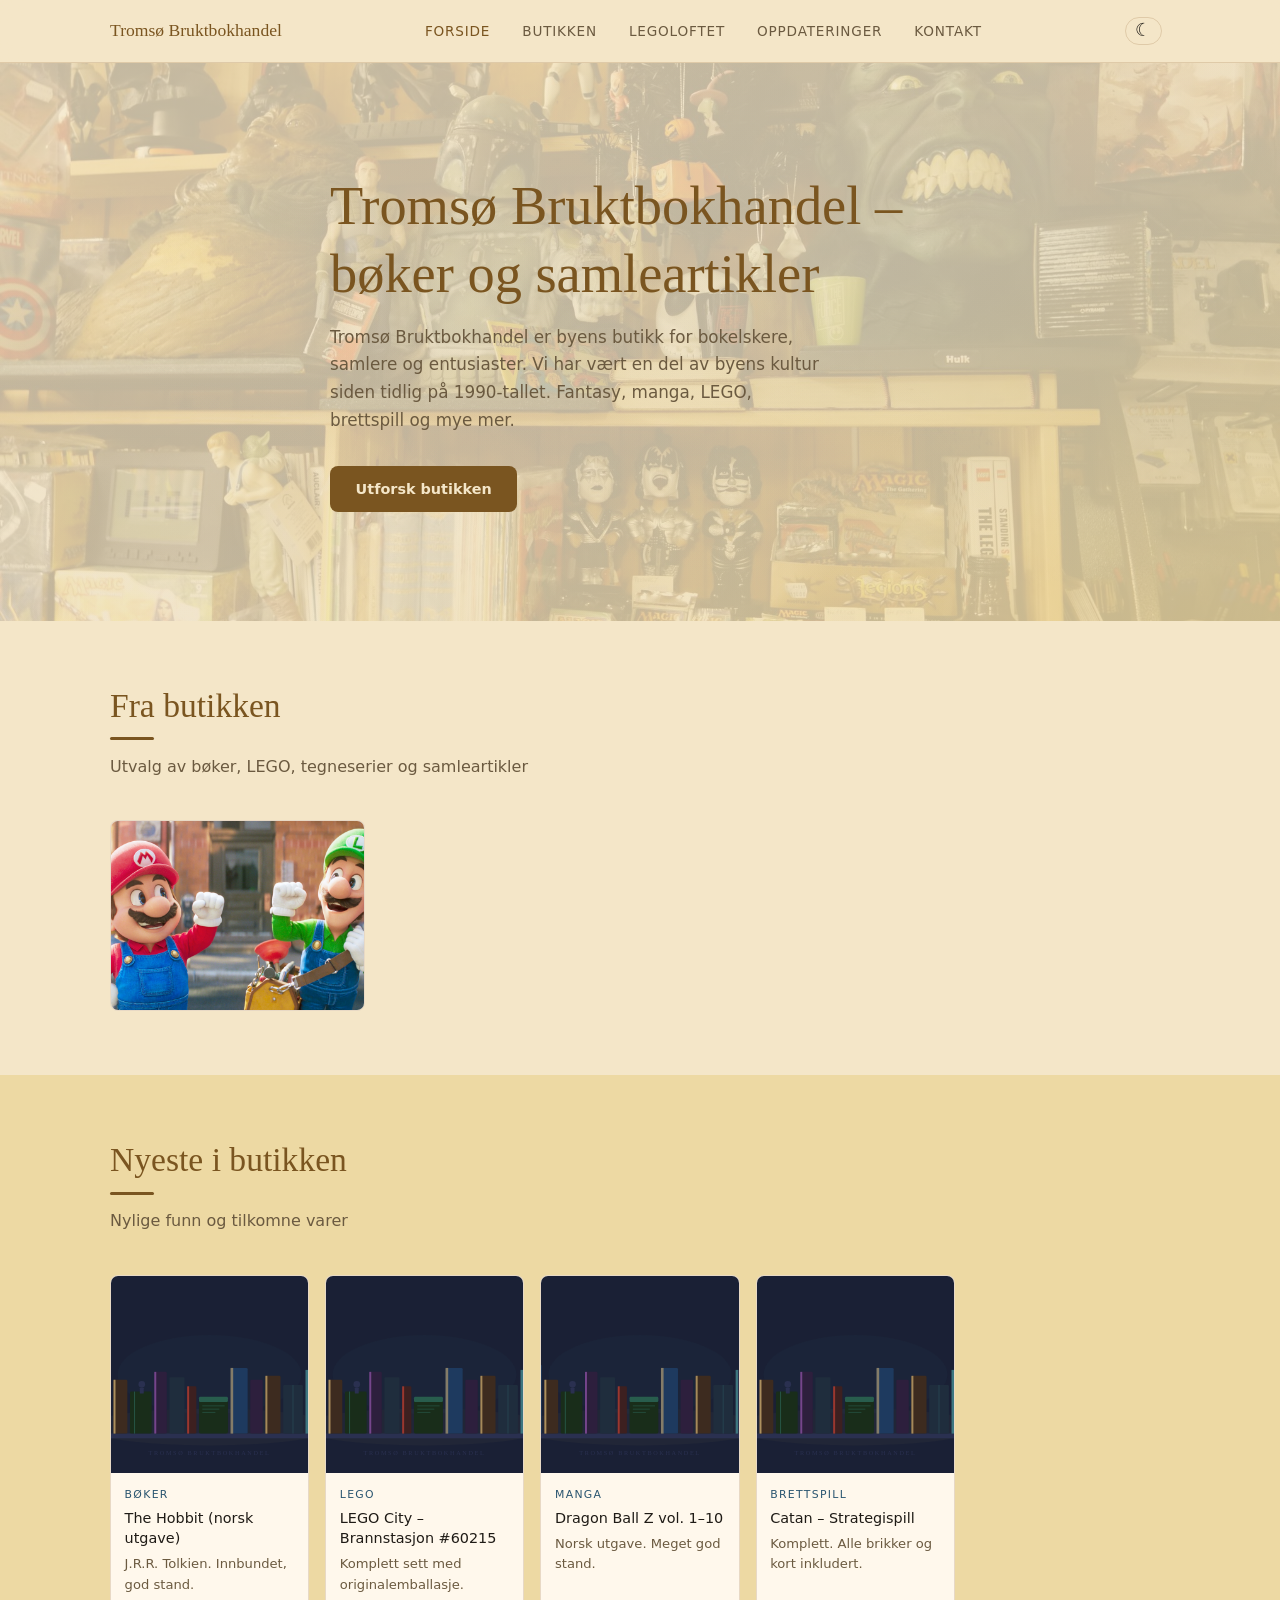
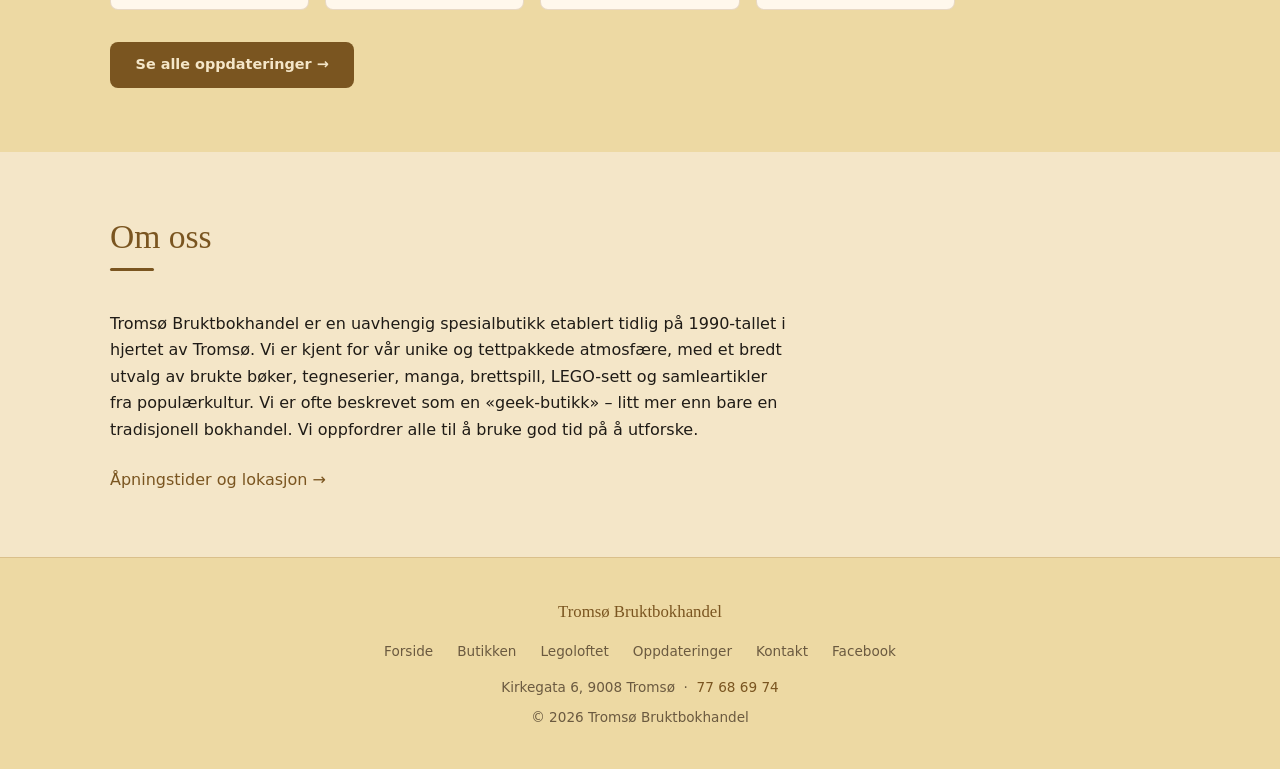
<file: index.html>
<!DOCTYPE html>
<html lang="no">
<head>
  <meta charset="UTF-8">
  <meta name="viewport" content="width=device-width, initial-scale=1.0">
  <meta name="description" content="Tromsø Bruktbokhandel – din lokale spesialbutikk for brukte bøker, tegneserier, LEGO og samleartikler i Tromsø sentrum.">
  <title>Tromsø Bruktbokhandel</title>
  <link rel="stylesheet" href="css/style.css">
  <script>/* Forhindrer tema-flimring */(function(){var t=localStorage.getItem('theme')||(window.matchMedia('(prefers-color-scheme: dark)').matches?'dark':'light');document.documentElement.setAttribute('data-theme',t);})();</script>
</head>
<body>

  <!-- NAV -->
  <nav class="nav" role="navigation" aria-label="Hovednavigasjon">
    <div class="container nav__inner">
      <a href="index.html" class="nav__logo" aria-label="Tromsø Bruktbokhandel – til forsiden">
        Tromsø Bruktbokhandel
      </a>
      <ul class="nav__links" id="nav-links" role="list">
        <li><a href="index.html">Forside</a></li>
        <li><a href="butikken.html">Butikken</a></li>
        <li><a href="legoloftet.html">Legoloftet</a></li>
        <li><a href="oppdateringer.html">Oppdateringer</a></li>
        <li><a href="kontakt.html">Kontakt</a></li>
      </ul>
      <button class="theme-toggle" id="theme-toggle" aria-label="Bytt til lyst tema" title="Bytt tema">☀</button>
      <button class="nav__hamburger" aria-label="Åpne meny" aria-expanded="false" aria-controls="nav-links" id="hamburger">
        <span aria-hidden="true"></span>
        <span aria-hidden="true"></span>
        <span aria-hidden="true"></span>
      </button>
    </div>
  </nav>

  <main>

    <!-- HERO -->
    <section class="hero" aria-labelledby="hero-title">
      <div class="container">
        <div class="hero__content">
          <h1 class="hero__title" id="hero-title">Tromsø Bruktbokhandel – bøker og samleartikler</h1>
          <p class="hero__subtitle" id="forside-hero-undertekst">
            Tromsø Bruktbokhandel er byens butikk for bokelskere, samlere og entusiaster.
            Vi har vært en del av byens kultur siden tidlig på 1990-tallet. Fantasy, manga, LEGO, brettspill og mye mer.
          </p>
          <a href="butikken.html" class="hero__cta">Utforsk butikken</a>
        </div>
      </div>
    </section>

    <!-- BILDEGALLERI -->
    <section class="section" aria-labelledby="galleri-title">
      <div class="container">
        <div class="section-header">
          <h2 id="galleri-title">Fra butikken</h2>
          <div class="divider" aria-hidden="true"></div>
          <p>Utvalg av bøker, LEGO, tegneserier og samleartikler</p>
        </div>
        <div class="image-grid" id="forside-galleri-grid">
          <div class="image-card">
            <img src="images/placeholder.svg" alt="Bokhyller i butikken" loading="lazy" width="400" height="300">
          </div>
          <div class="image-card">
            <img src="images/placeholder.svg" alt="LEGO-seksjon" loading="lazy" width="400" height="300">
          </div>
          <div class="image-card">
            <img src="images/placeholder.svg" alt="Tegneserier og manga" loading="lazy" width="400" height="300">
          </div>
          <div class="image-card">
            <img src="images/placeholder.svg" alt="Samleartikler og figurer" loading="lazy" width="400" height="300">
          </div>
        </div>
      </div>
    </section>

    <!-- NYESTE I BUTIKKEN -->
    <section class="section section--alt" aria-labelledby="nyeste-title">
      <div class="container">
        <div class="section-header">
          <h2 id="nyeste-title">Nyeste i butikken</h2>
          <div class="divider" aria-hidden="true"></div>
          <p>Nylige funn og tilkomne varer</p>
        </div>
        <div class="product-grid" id="nyeste-grid" aria-live="polite">
          <div class="empty-state">
            <p>Laster...</p>
          </div>
        </div>
        <p style="margin-top:2rem">
          <a href="oppdateringer.html" class="hero__cta" style="font-size:.9rem">Se alle oppdateringer →</a>
        </p>
      </div>
    </section>

    <!-- OM BUTIKKEN -->
    <section class="section" aria-labelledby="om-title">
      <div class="container">
        <div class="section-header">
          <h2 id="om-title">Om oss</h2>
          <div class="divider" aria-hidden="true"></div>
        </div>
        <div style="max-width:680px">
          <p id="forside-om-oss">
            Tromsø Bruktbokhandel er en uavhengig spesialbutikk etablert tidlig på 1990-tallet
            i hjertet av Tromsø. Vi er kjent for vår unike og tettpakkede atmosfære, med et
            bredt utvalg av brukte bøker, tegneserier, manga, brettspill, LEGO-sett og
            samleartikler fra populærkultur.
          </p>
          <p style="margin-top:1.5rem">
            <a href="kontakt.html">Åpningstider og lokasjon →</a>
          </p>
        </div>
      </div>
    </section>

  </main>

  <!-- FOOTER -->
  <footer class="footer">
    <div class="container">
      <div class="footer__logo">Tromsø Bruktbokhandel</div>
      <nav class="footer__links" aria-label="Bunnnavigasjon">
        <a href="index.html">Forside</a>
        <a href="butikken.html">Butikken</a>
        <a href="legoloftet.html">Legoloftet</a>
        <a href="oppdateringer.html">Oppdateringer</a>
        <a href="kontakt.html">Kontakt</a>
        <a href="https://www.facebook.com/profile.php?id=100063525463444" target="_blank" rel="noopener noreferrer">Facebook</a>
      </nav>
      <p>Kirkegata 6, 9008 Tromsø &nbsp;·&nbsp; <a href="tel:+4777686974">77 68 69 74</a></p>
      <p style="margin-top:.5rem">© 2026 Tromsø Bruktbokhandel</p>
    </div>
  </footer>

  <script src="js/main.js"></script>

</body>
</html>
</file>
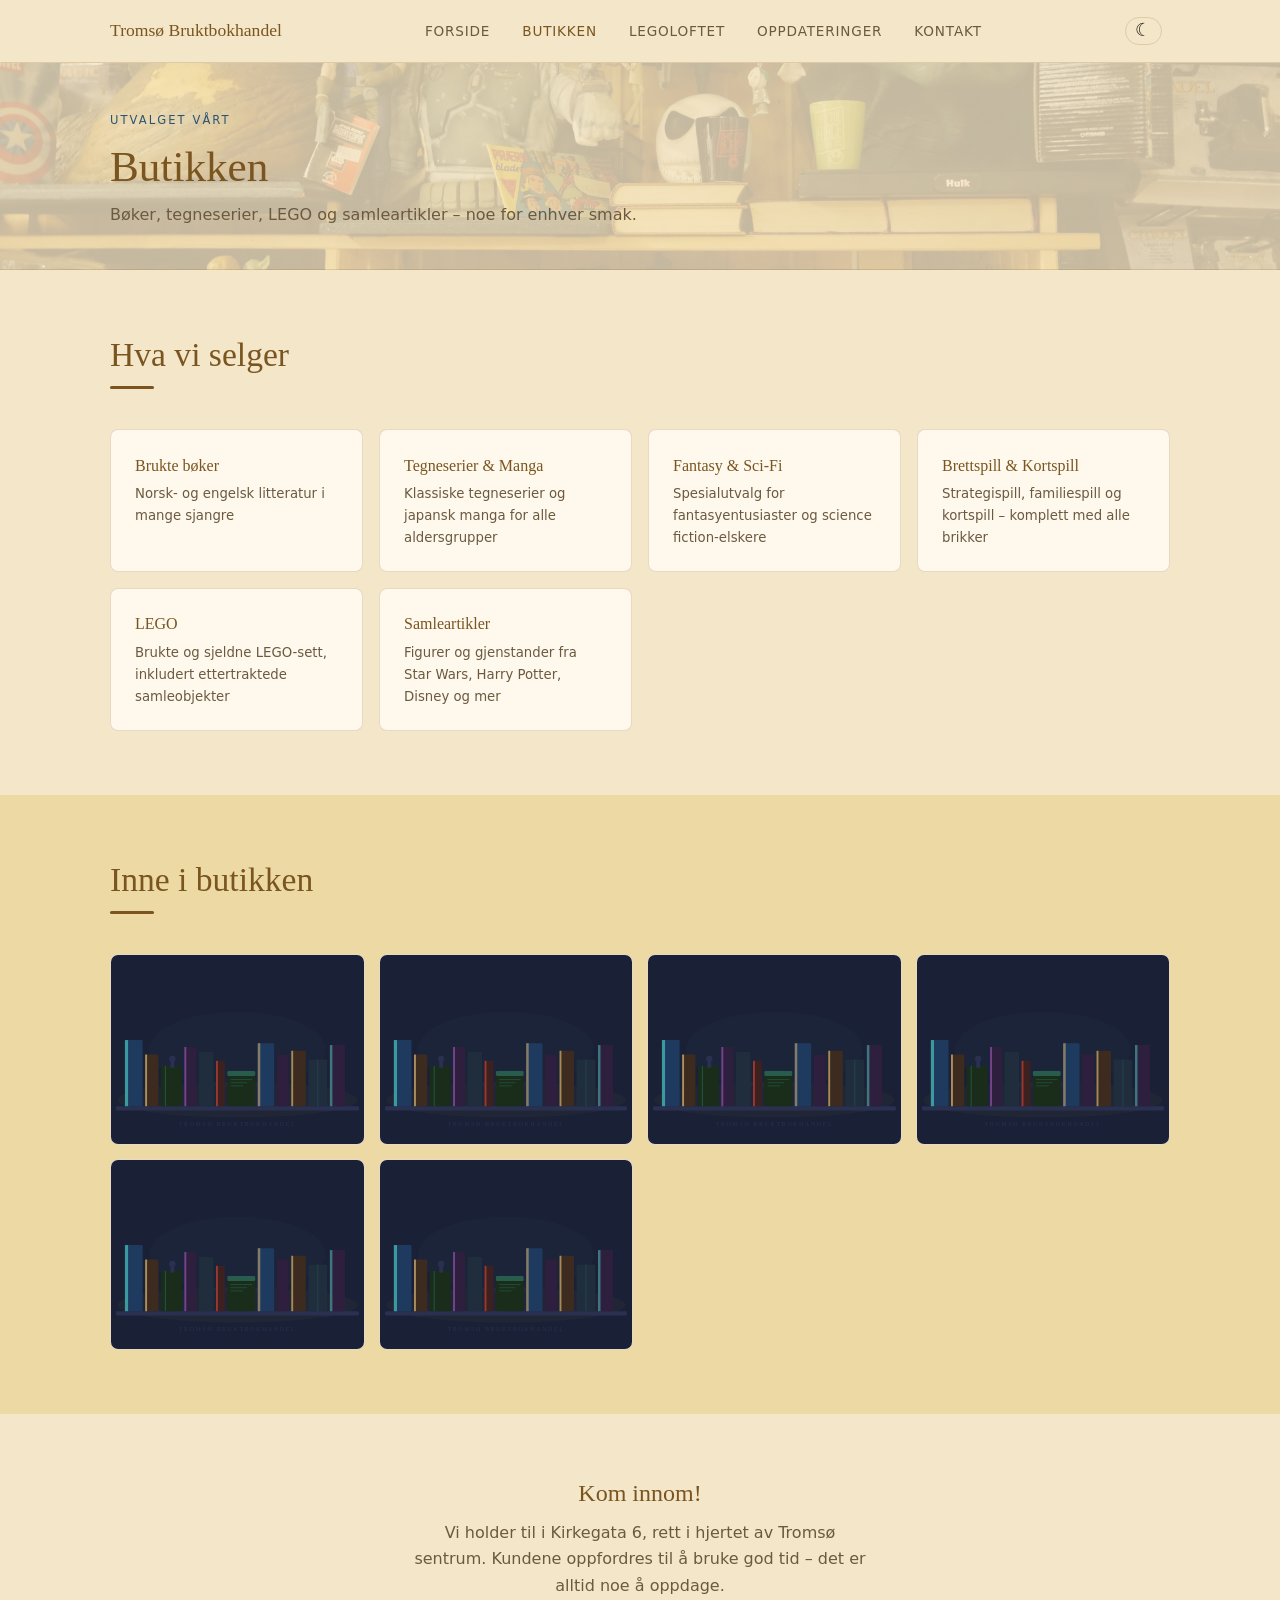
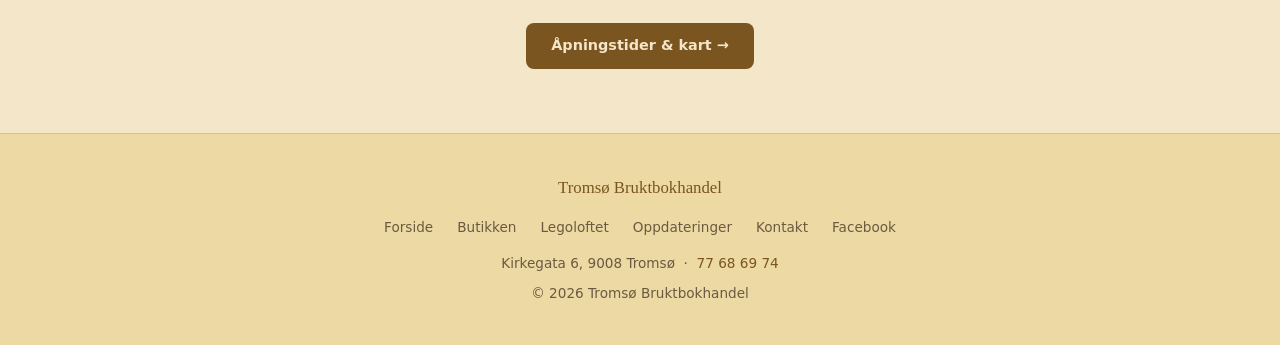
<file: butikken.html>
<!DOCTYPE html>
<html lang="no">
<head>
  <meta charset="UTF-8">
  <meta name="viewport" content="width=device-width, initial-scale=1.0">
  <meta name="description" content="Tromsø Bruktbokhandel – se hva vi selger: brukte bøker, manga, tegneserier, LEGO-sett, brettspill og samleartikler.">
  <title>Butikken – Tromsø Bruktbokhandel</title>
  <link rel="stylesheet" href="css/style.css">
  <script>/* Forhindrer tema-flimring */(function(){var t=localStorage.getItem('theme')||(window.matchMedia('(prefers-color-scheme: dark)').matches?'dark':'light');document.documentElement.setAttribute('data-theme',t);})();</script>
</head>
<body>

  <nav class="nav" role="navigation" aria-label="Hovednavigasjon">
    <div class="container nav__inner">
      <a href="index.html" class="nav__logo" aria-label="Tromsø Bruktbokhandel – til forsiden">
        Tromsø Bruktbokhandel
      </a>
      <ul class="nav__links" id="nav-links" role="list">
        <li><a href="index.html">Forside</a></li>
        <li><a href="butikken.html">Butikken</a></li>
        <li><a href="legoloftet.html">Legoloftet</a></li>
        <li><a href="oppdateringer.html">Oppdateringer</a></li>
        <li><a href="kontakt.html">Kontakt</a></li>
      </ul>
      <button class="theme-toggle" id="theme-toggle" aria-label="Bytt til lyst tema" title="Bytt tema">☀</button>
      <button class="nav__hamburger" aria-label="Åpne meny" aria-expanded="false" aria-controls="nav-links" id="hamburger">
        <span aria-hidden="true"></span>
        <span aria-hidden="true"></span>
        <span aria-hidden="true"></span>
      </button>
    </div>
  </nav>

  <main>

    <!-- PAGE HEADER -->
    <div class="page-header">
      <div class="container">
        <p class="page-header__eyebrow">Utvalget vårt</p>
        <h1 class="page-header__title">Butikken</h1>
        <p class="page-header__subtitle">Bøker, tegneserier, LEGO og samleartikler – noe for enhver smak.</p>
      </div>
    </div>

    <!-- KATEGORIER -->
    <section class="section" aria-labelledby="kategorier-title">
      <div class="container">
        <div class="section-header">
          <h2 id="kategorier-title">Hva vi selger</h2>
          <div class="divider" aria-hidden="true"></div>
        </div>
        <div class="category-list" id="butikken-kategorier-grid">
          <div class="category-item">
            
            <div class="category-item__name">Brukte bøker</div>
            <p class="category-item__desc">Norsk- og engelsk litteratur i mange sjangre</p>
          </div>
          <div class="category-item">

            <div class="category-item__name">Tegneserier & Manga</div>
            <p class="category-item__desc">Klassiske tegneserier og japansk manga for alle aldersgrupper 😊</p>
          </div>
          <div class="category-item">

            <div class="category-item__name">Fantasy & Sci-Fi</div>
            <p class="category-item__desc">Spesialutvalg for fantasyentusiaster og science fiction-elskere</p>
          </div>
          <div class="category-item">

            <div class="category-item__name">Brettspill & Kortspill</div>
            <p class="category-item__desc">Strategispill, familiespill og kortspill – komplett med alle brikker</p>
          </div>
          <div class="category-item">

            <div class="category-item__name">LEGO</div>
            <p class="category-item__desc">Brukte og sjeldne LEGO-sett, inkludert ettertraktede samleobjekter</p>
          </div>
          <div class="category-item">

            <div class="category-item__name">Samleartikler</div>
            <p class="category-item__desc">Figurer og gjenstander fra Star Wars, Harry Potter, Disney og mer</p>
          </div>
        </div>
      </div>
    </section>

    <!-- BILDER AV BUTIKKEN -->
    <section class="section section--alt" aria-labelledby="bilder-title">
      <div class="container">
        <div class="section-header">
          <h2 id="bilder-title">Inne i butikken</h2>
          <div class="divider" aria-hidden="true"></div>
          
        </div>
        <div class="image-grid" id="butikken-galleri-grid">
          <div class="image-card">
            <img src="images/placeholder.svg" alt="Bokhyller i butikken" loading="lazy" width="400" height="300">
          </div>
          <div class="image-card">
            <img src="images/placeholder.svg" alt="LEGO-seksjon" loading="lazy" width="400" height="300">
          </div>
          <div class="image-card">
            <img src="images/placeholder.svg" alt="Tegneserier og manga" loading="lazy" width="400" height="300">
          </div>
          <div class="image-card">
            <img src="images/placeholder.svg" alt="Samleartikler og figurer" loading="lazy" width="400" height="300">
          </div>
          <div class="image-card">
            <img src="images/placeholder.svg" alt="Brettspill og kortspill" loading="lazy" width="400" height="300">
          </div>
          <div class="image-card">
            <img src="images/placeholder.svg" alt="Fantasy-seksjonen" loading="lazy" width="400" height="300">
          </div>
        </div>
      </div>
    </section>

    <!-- CTA -->
    <section class="section" aria-label="Besøk oss">
      <div class="container" style="text-align:center">
        <h2 style="margin-bottom:.75rem">Kom innom!</h2>
        <p style="color:var(--text-muted);margin-bottom:1.5rem;max-width:460px;margin-left:auto;margin-right:auto">
          Vi holder til i Kirkegata 6, rett i hjertet av Tromsø sentrum.
          Kundene oppfordres til å bruke god tid – det er alltid noe å oppdage.
        </p>
        <a href="kontakt.html" class="hero__cta">Åpningstider & kart →</a>
      </div>
    </section>

  </main>

  <footer class="footer">
    <div class="container">
      <div class="footer__logo">Tromsø Bruktbokhandel</div>
      <nav class="footer__links" aria-label="Bunnnavigasjon">
        <a href="index.html">Forside</a>
        <a href="butikken.html">Butikken</a>
        <a href="legoloftet.html">Legoloftet</a>
        <a href="oppdateringer.html">Oppdateringer</a>
        <a href="kontakt.html">Kontakt</a>
        <a href="https://www.facebook.com/profile.php?id=100063525463444" target="_blank" rel="noopener noreferrer">Facebook</a>
      </nav>
      <p>Kirkegata 6, 9008 Tromsø &nbsp;·&nbsp; <a href="tel:+4777686974">77 68 69 74</a></p>
      <p style="margin-top:.5rem">© 2026 Tromsø Bruktbokhandel</p>
    </div>
  </footer>

  <script src="js/main.js"></script>

</body>
</html>
</file>
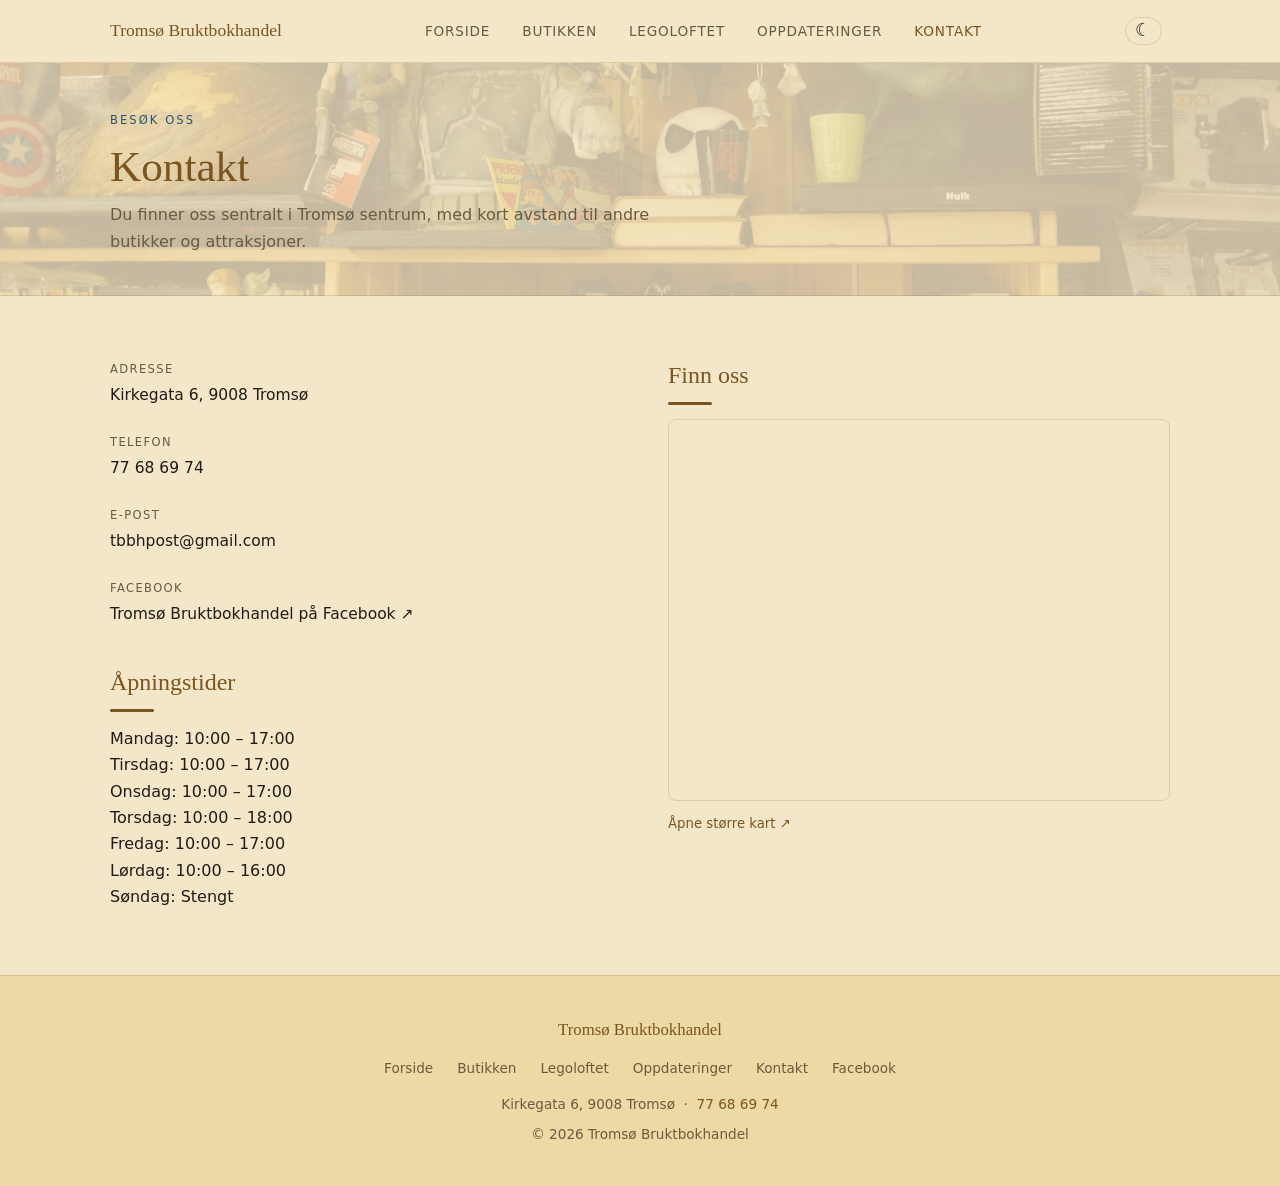
<file: kontakt.html>
<!DOCTYPE html>
<html lang="no">
<head>
  <meta charset="UTF-8">
  <meta name="viewport" content="width=device-width, initial-scale=1.0">
  <meta name="description" content="Kontakt Tromsø Bruktbokhandel – adresse, åpningstider, telefon og kart. Kirkegata 6, Tromsø.">
  <title>Kontakt – Tromsø Bruktbokhandel</title>
  <link rel="stylesheet" href="css/style.css">
  <script>/* Forhindrer tema-flimring */(function(){var t=localStorage.getItem('theme')||(window.matchMedia('(prefers-color-scheme: dark)').matches?'dark':'light');document.documentElement.setAttribute('data-theme',t);})();</script>
</head>
<body>

  <nav class="nav" role="navigation" aria-label="Hovednavigasjon">
    <div class="container nav__inner">
      <a href="index.html" class="nav__logo" aria-label="Tromsø Bruktbokhandel – til forsiden">
        Tromsø Bruktbokhandel
      </a>
      <ul class="nav__links" id="nav-links" role="list">
        <li><a href="index.html">Forside</a></li>
        <li><a href="butikken.html">Butikken</a></li>
        <li><a href="legoloftet.html">Legoloftet</a></li>
        <li><a href="oppdateringer.html">Oppdateringer</a></li>
        <li><a href="kontakt.html">Kontakt</a></li>
      </ul>
      <button class="theme-toggle" id="theme-toggle" aria-label="Bytt til lyst tema" title="Bytt tema">☀</button>
      <button class="nav__hamburger" aria-label="Åpne meny" aria-expanded="false" aria-controls="nav-links" id="hamburger">
        <span aria-hidden="true"></span>
        <span aria-hidden="true"></span>
        <span aria-hidden="true"></span>
      </button>
    </div>
  </nav>

  <main>

    <!-- PAGE HEADER -->
    <div class="page-header">
      <div class="container">
        <p class="page-header__eyebrow">Besøk oss</p>
        <h1 class="page-header__title">Kontakt</h1>
        <p class="page-header__subtitle">
          Du finner oss sentralt i Tromsø sentrum, med kort avstand til andre
          butikker og attraksjoner.
        </p>
      </div>
    </div>

    <!-- KONTAKTINFO + KART -->
    <section class="section" aria-labelledby="kontakt-heading">
      <div class="container">
        <h2 id="kontakt-heading" class="sr-only">Kontaktinformasjon og kart</h2>
        <div class="contact-grid">

          <!-- VENSTRE: INFO + ÅPNINGSTIDER -->
          <div>
            <div class="contact-info">
              <div class="contact-info__item">
                <label>Adresse</label>
                <span id="kontakt-adresse">Kirkegata 6, 9008 Tromsø</span>
              </div>
              <div class="contact-info__item">
                <label>Telefon</label>
                <a href="tel:+4777686974" id="kontakt-tlf">77 68 69 74</a>
              </div>
              <div class="contact-info__item">
                <label>E-post</label>
                <a href="mailto:tbbhpost@gmail.com" id="kontakt-epost">tbbhpost@gmail.com</a>
              </div>
              <div class="contact-info__item">
                <label>Facebook</label>
                <a
                  href="https://www.facebook.com/profile.php?id=100063525463444"
                  id="kontakt-facebook"
                  target="_blank"
                  rel="noopener noreferrer">
                  Tromsø Bruktbokhandel på Facebook ↗
                </a>
              </div>
            </div>

            <!-- ÅPNINGSTIDER -->
            <div style="margin-top:2.5rem">
              <h2 class="kontakt-section-heading">Åpningstider</h2>
              <div class="divider" aria-hidden="true"></div>
              <p id="hours-body" style="white-space:pre-line">Mandag: 10:00 – 17:00
Tirsdag: 10:00 – 17:00
Onsdag: 10:00 – 17:00
Torsdag: 10:00 – 18:00
Fredag: 10:00 – 17:00
Lørdag: 10:00 – 16:00
Søndag: Stengt</p>
            </div>
          </div>

          <!-- HØYRE: KART -->
          <div>
            <h2 style="margin-bottom:.75rem">Finn oss</h2>
            <div class="divider" aria-hidden="true"></div>
            <div class="map-wrapper">
              <iframe
                title="Kart over Tromsø Bruktbokhandel – Kirkegata 6"
                src="https://www.openstreetmap.org/export/embed.html?bbox=18.945%2C69.647%2C18.963%2C69.652&amp;layer=mapnik&amp;marker=69.6490%2C18.9537"
                allowfullscreen
                loading="lazy"
                referrerpolicy="no-referrer">
              </iframe>
            </div>
            <p style="margin-top:.75rem;font-size:.83rem;color:var(--text-muted)">
              <a
                href="https://www.openstreetmap.org/?mlat=69.6490&amp;mlon=18.9537#map=17/69.6490/18.9537"
                target="_blank"
                rel="noopener noreferrer">
                Åpne større kart ↗
              </a>
            </p>
          </div>

        </div>
      </div>
    </section>

  </main>

  <footer class="footer">
    <div class="container">
      <div class="footer__logo">Tromsø Bruktbokhandel</div>
      <nav class="footer__links" aria-label="Bunnnavigasjon">
        <a href="index.html">Forside</a>
        <a href="butikken.html">Butikken</a>
        <a href="legoloftet.html">Legoloftet</a>
        <a href="oppdateringer.html">Oppdateringer</a>
        <a href="kontakt.html">Kontakt</a>
        <a href="https://www.facebook.com/profile.php?id=100063525463444" target="_blank" rel="noopener noreferrer">Facebook</a>
      </nav>
      <p>Kirkegata 6, 9008 Tromsø &nbsp;·&nbsp; <a href="tel:+4777686974">77 68 69 74</a></p>
      <p style="margin-top:.5rem">© 2026 Tromsø Bruktbokhandel</p>
    </div>
  </footer>

  <script src="js/main.js"></script>

</body>
</html>
</file>
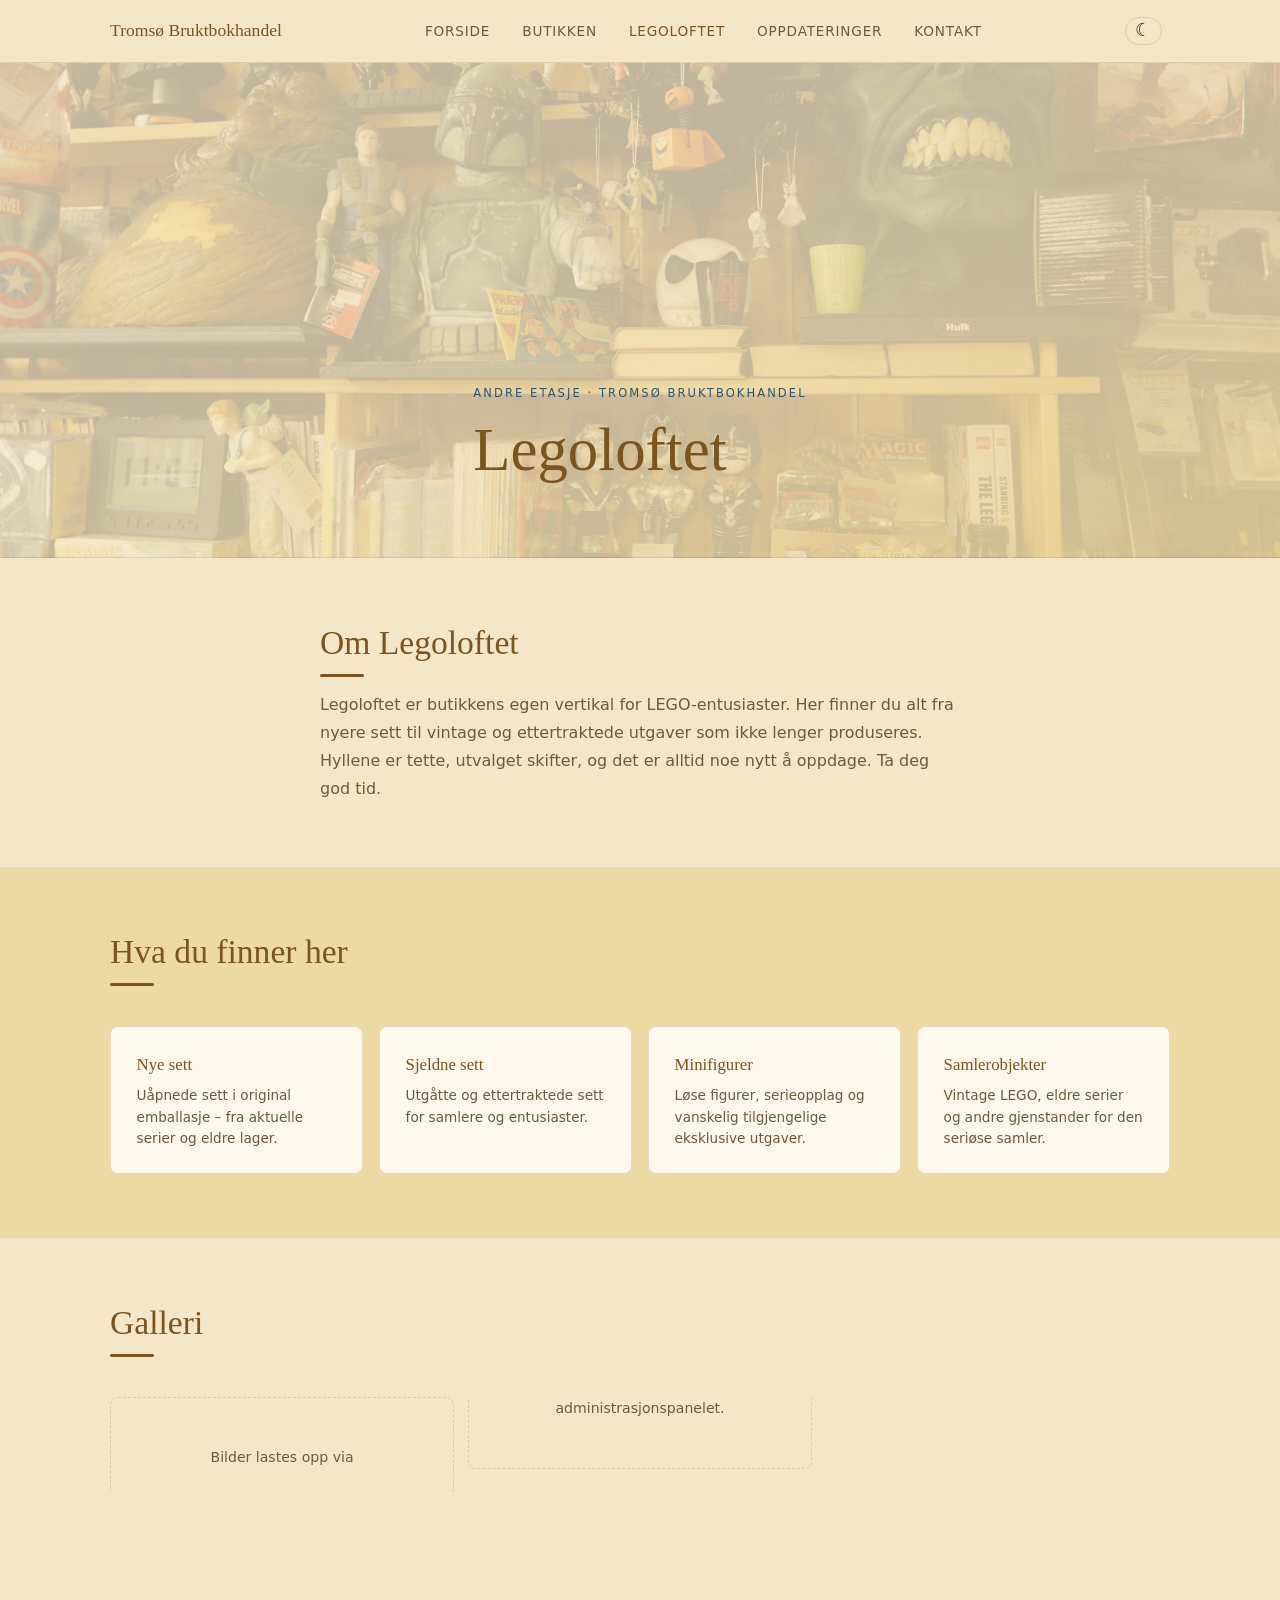
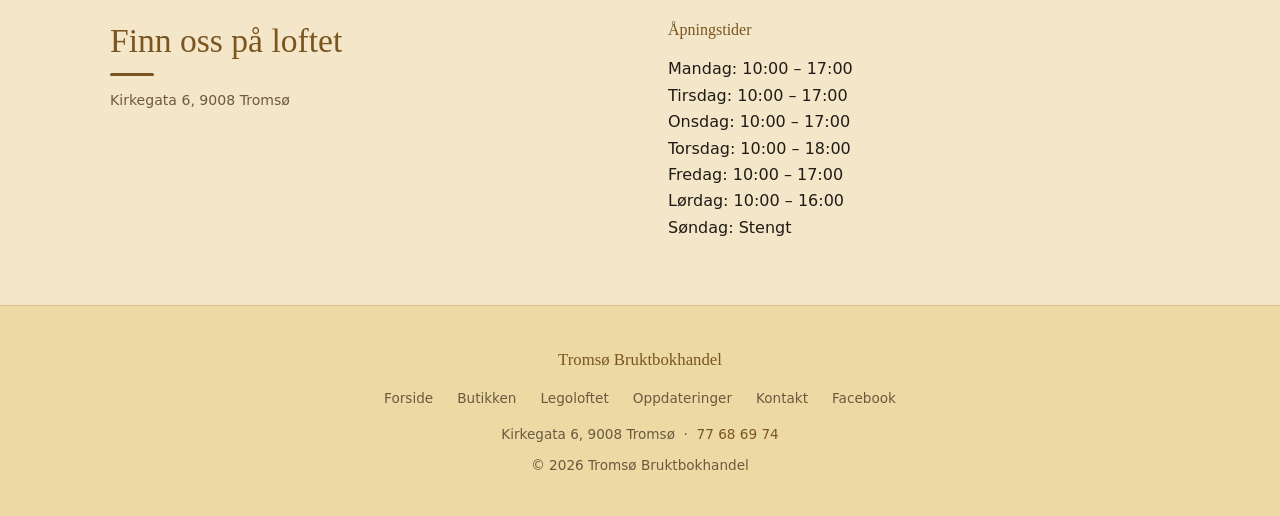
<file: legoloftet.html>
<!DOCTYPE html>
<html lang="no">
<head>
  <meta charset="UTF-8">
  <meta name="viewport" content="width=device-width, initial-scale=1.0">
  <meta name="description" content="Legoloftet – Tromsø Bruktbokhandels øverste etasje dedikert til LEGO. Nye sett, sjeldne sett, minifigurer og samlerobjekter.">
  <title>Legoloftet – Tromsø Bruktbokhandel</title>
  <link rel="stylesheet" href="css/style.css">
  <script>/* Forhindrer tema-flimring */(function(){var t=localStorage.getItem('theme')||(window.matchMedia('(prefers-color-scheme: dark)').matches?'dark':'light');document.documentElement.setAttribute('data-theme',t);})();</script>
</head>
<body>

  <nav class="nav" role="navigation" aria-label="Hovednavigasjon">
    <div class="container nav__inner">
      <a href="index.html" class="nav__logo" aria-label="Tromsø Bruktbokhandel – til forsiden">
        Tromsø Bruktbokhandel
      </a>
      <ul class="nav__links" id="nav-links" role="list">
        <li><a href="index.html">Forside</a></li>
        <li><a href="butikken.html">Butikken</a></li>
        <li><a href="legoloftet.html">Legoloftet</a></li>
        <li><a href="oppdateringer.html">Oppdateringer</a></li>
        <li><a href="kontakt.html">Kontakt</a></li>
      </ul>
      <button class="theme-toggle" id="theme-toggle" aria-label="Bytt til lyst tema" title="Bytt tema">☀</button>
      <button class="nav__hamburger" aria-label="Åpne meny" aria-expanded="false" aria-controls="nav-links" id="hamburger">
        <span aria-hidden="true"></span>
        <span aria-hidden="true"></span>
        <span aria-hidden="true"></span>
      </button>
    </div>
  </nav>

  <main>

    <!-- HERO -->
    <section class="lego-hero" aria-labelledby="lego-intro-overskrift">
      <div class="container">
        <div class="lego-hero__content">
          <p class="lego-hero__eyebrow">Andre etasje · Tromsø Bruktbokhandel</p>
          <h1 class="lego-hero__title" id="lego-intro-overskrift">Legoloftet</h1>
        </div>
      </div>
    </section>

    <!-- INTRODUKSJON -->
    <section class="section" aria-labelledby="lego-intro-title">
      <div class="container lego-intro">
        <h2 id="lego-intro-title" class="lego-intro__heading">Om Legoloftet</h2>
        <div class="divider" aria-hidden="true"></div>
        <p class="lego-intro__text" id="lego-intro-tekst">
          Legoloftet er butikkens egen vertikal for LEGO-entusiaster. Her finner du alt fra nyere sett til vintage og ettertraktede utgaver som ikke lenger produseres. Hyllene er tette, utvalget skifter, og det er alltid noe nytt å oppdage. Ta deg god tid.
        </p>
      </div>
    </section>

    <!-- KATEGORIER -->
    <section class="section section--alt" aria-labelledby="lego-kategorier-title">
      <div class="container">
        <div class="section-header">
          <h2 id="lego-kategorier-title">Hva du finner her</h2>
          <div class="divider" aria-hidden="true"></div>
        </div>
        <div class="lego-categories" id="lego-kategorier-grid">
          <div class="lego-category-card">
            <div class="lego-category-card__name">Nye sett</div>
            <p class="lego-category-card__desc">Uåpnede sett i original emballasje – fra aktuelle serier og eldre lager.</p>
          </div>
          <div class="lego-category-card">
            <div class="lego-category-card__name">Sjeldne sett</div>
            <p class="lego-category-card__desc">Utgåtte og ettertraktede sett for samlere og entusiaster.</p>
          </div>
          <div class="lego-category-card">
            <div class="lego-category-card__name">Minifigurer</div>
            <p class="lego-category-card__desc">Løse figurer, serieopplag og vanskelig tilgjengelige eksklusive utgaver.</p>
          </div>
          <div class="lego-category-card">
            <div class="lego-category-card__name">Samlerobjekter</div>
            <p class="lego-category-card__desc">Vintage LEGO, eldre serier og andre gjenstander for den seriøse samler.</p>
          </div>
        </div>
      </div>
    </section>

    <!-- GALLERI -->
    <section class="section" aria-labelledby="lego-galleri-title">
      <div class="container">
        <div class="section-header">
          <h2 id="lego-galleri-title">Galleri</h2>
          <div class="divider" aria-hidden="true"></div>
        </div>
        <div class="lego-gallery" id="lego-galleri-grid">
          <div class="lego-gallery__placeholder">
            <p>Bilder lastes opp via administrasjonspanelet.</p>
          </div>
        </div>
      </div>
    </section>

    <!-- BESØK -->
    <section class="section" aria-labelledby="lego-besok-title">
      <div class="container lego-besok">
        <div class="lego-besok__info">
          <h2 id="lego-besok-title">Finn oss på loftet</h2>
          <div class="divider" aria-hidden="true"></div>
          <p class="lego-besok__adresse">Kirkegata 6, 9008 Tromsø</p>
        </div>
        <div class="lego-besok__hours">
          <h3 class="lego-besok__hours-heading">Åpningstider</h3>
          <p id="lego-hours-text" style="white-space:pre-line">Mandag: 10:00 – 17:00
Tirsdag: 10:00 – 17:00
Onsdag: 10:00 – 17:00
Torsdag: 10:00 – 18:00
Fredag: 10:00 – 17:00
Lørdag: 10:00 – 16:00
Søndag: Stengt</p>
        </div>
      </div>
    </section>

  </main>

  <footer class="footer">
    <div class="container">
      <div class="footer__logo">Tromsø Bruktbokhandel</div>
      <nav class="footer__links" aria-label="Bunnnavigasjon">
        <a href="index.html">Forside</a>
        <a href="butikken.html">Butikken</a>
        <a href="legoloftet.html">Legoloftet</a>
        <a href="oppdateringer.html">Oppdateringer</a>
        <a href="kontakt.html">Kontakt</a>
        <a href="https://www.facebook.com/profile.php?id=100063525463444" target="_blank" rel="noopener noreferrer">Facebook</a>
      </nav>
      <p>Kirkegata 6, 9008 Tromsø &nbsp;·&nbsp; <a href="tel:+4777686974">77 68 69 74</a></p>
      <p style="margin-top:.5rem">© 2026 Tromsø Bruktbokhandel</p>
    </div>
  </footer>

  <script src="js/main.js"></script>

</body>
</html>
</file>
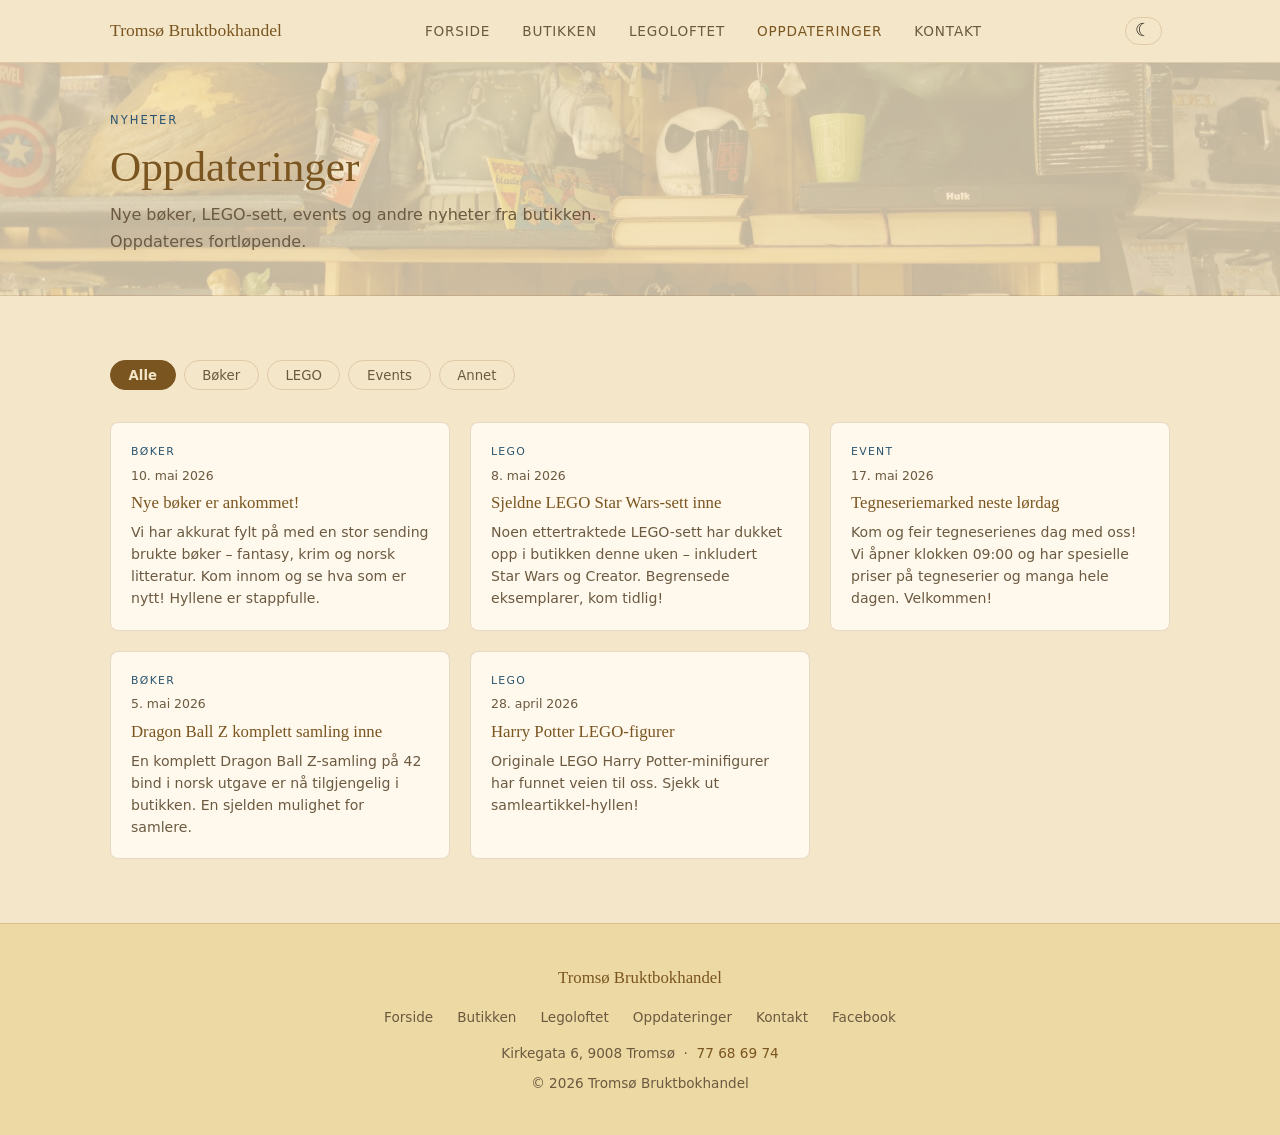
<file: oppdateringer.html>
<!DOCTYPE html>
<html lang="no">
<head>
  <meta charset="UTF-8">
  <meta name="viewport" content="width=device-width, initial-scale=1.0">
  <meta name="description" content="Oppdateringer fra Tromsø Bruktbokhandel – nye bøker, LEGO-sett og kommende events.">
  <title>Oppdateringer – Tromsø Bruktbokhandel</title>
  <link rel="stylesheet" href="css/style.css">
  <script>/* Forhindrer tema-flimring */(function(){var t=localStorage.getItem('theme')||(window.matchMedia('(prefers-color-scheme: dark)').matches?'dark':'light');document.documentElement.setAttribute('data-theme',t);})();</script>
</head>
<body>

  <nav class="nav" role="navigation" aria-label="Hovednavigasjon">
    <div class="container nav__inner">
      <a href="index.html" class="nav__logo" aria-label="Tromsø Bruktbokhandel – til forsiden">
        Tromsø Bruktbokhandel
      </a>
      <ul class="nav__links" id="nav-links" role="list">
        <li><a href="index.html">Forside</a></li>
        <li><a href="butikken.html">Butikken</a></li>
        <li><a href="legoloftet.html">Legoloftet</a></li>
        <li><a href="oppdateringer.html">Oppdateringer</a></li>
        <li><a href="kontakt.html">Kontakt</a></li>
      </ul>
      <button class="theme-toggle" id="theme-toggle" aria-label="Bytt til lyst tema" title="Bytt tema">☀</button>
      <button class="nav__hamburger" aria-label="Åpne meny" aria-expanded="false" aria-controls="nav-links" id="hamburger">
        <span aria-hidden="true"></span>
        <span aria-hidden="true"></span>
        <span aria-hidden="true"></span>
      </button>
    </div>
  </nav>

  <main>

    <!-- PAGE HEADER -->
    <div class="page-header">
      <div class="container">
        <p class="page-header__eyebrow">Nyheter</p>
        <h1 class="page-header__title">Oppdateringer</h1>
        <p class="page-header__subtitle">
          Nye bøker, LEGO-sett, events og andre nyheter fra butikken.
          Oppdateres fortløpende.
        </p>
      </div>
    </div>

    <!-- FILTER + GRID -->
    <section class="section" aria-labelledby="oppdateringer-heading">
      <div class="container">

        <div
          class="filter-tabs"
          role="group"
          aria-label="Filtrer oppdateringer etter kategori"
          id="filter-tabs">
          <button class="filter-tab active" data-filter="Alle"   aria-pressed="true" >Alle</button>
          <button class="filter-tab"        data-filter="Bøker"  aria-pressed="false">Bøker</button>
          <button class="filter-tab"        data-filter="LEGO"   aria-pressed="false">LEGO</button>
          <button class="filter-tab"        data-filter="Event"  aria-pressed="false">Events</button>
          <button class="filter-tab"        data-filter="Annet"  aria-pressed="false">Annet</button>
        </div>

        <h2 id="oppdateringer-heading" class="sr-only">Oppdateringer</h2>
        <div class="cards" id="oppdateringer-grid" aria-live="polite" aria-label="Oppdateringer">
          <div class="empty-state">
            <p>Laster...</p>
          </div>
        </div>

      </div>
    </section>

  </main>

  <footer class="footer">
    <div class="container">
      <div class="footer__logo">Tromsø Bruktbokhandel</div>
      <nav class="footer__links" aria-label="Bunnnavigasjon">
        <a href="index.html">Forside</a>
        <a href="butikken.html">Butikken</a>
        <a href="legoloftet.html">Legoloftet</a>
        <a href="oppdateringer.html">Oppdateringer</a>
        <a href="kontakt.html">Kontakt</a>
        <a href="https://www.facebook.com/profile.php?id=100063525463444" target="_blank" rel="noopener noreferrer">Facebook</a>
      </nav>
      <p>Kirkegata 6, 9008 Tromsø &nbsp;·&nbsp; <a href="tel:+4777686974">77 68 69 74</a></p>
      <p style="margin-top:.5rem">© 2026 Tromsø Bruktbokhandel</p>
    </div>
  </footer>

  <script src="js/main.js"></script>

</body>
</html>
</file>
<file: css/style.css>
/* ===================================================
   Tromsø Bruktbokhandel – Design System
   Mørkt nordisk tema med bokhandel-estetikk
   =================================================== */

/* ---- Custom properties ---- */
:root {
  --bg-main:    #1F1B16;
  --bg-surface: #2a241c;   /* lett lysere enn bg-main */
  --card:       #332c22;   /* varm mørk kortfarge */
  --border:     rgba(201,168,106,.18);

  --bg-light:   #F4E6C8;

  --text-light: #F4E6C8;
  --text-dark:  #1F1B16;
  --text-muted: #a89880;

  --primary:      #C9A86A;   /* varm gull */
  --secondary:    #3A6B8A;   /* stålblå */

  --accent-gold:  #D4A017;
  --accent-red:   #B22222;
  --accent-green: #4CAF50;

  --wood-dark:    #8C5A2B;

  --font-head:  Georgia, 'Times New Roman', serif;
  --font-body:  system-ui, -apple-system, 'Segoe UI', sans-serif;
  --radius:     8px;
  --max-w:      1100px;
  --ease:       200ms ease;
}

/* ---- Reset ---- */
*, *::before, *::after { box-sizing: border-box; margin: 0; padding: 0; }
html { scroll-behavior: smooth; }
body {
  background: var(--bg-main);
  color: var(--text-light);
  font-family: var(--font-body);
  line-height: 1.65;
  min-height: 100vh;
}
img { max-width: 100%; display: block; }
a { color: var(--primary); text-decoration: none; }
a:hover { text-decoration: underline; }
a:focus-visible { outline: 2px solid var(--primary); outline-offset: 3px; border-radius: 3px; }
button:focus-visible { outline: 2px solid var(--primary); outline-offset: 3px; }
h1, h2, h3 {
  font-family: var(--font-head);
  font-weight: normal;
  line-height: 1.25;
  color: var(--primary);
}

/* ---- Layout ---- */
.container { max-width: var(--max-w); margin: 0 auto; padding: 0 1.25rem; }
.section { padding: 4rem 0; }
.section--alt { background: var(--bg-surface); }

/* ---- Navigation ---- */
.nav {
  position: sticky; top: 0; z-index: 100;
  background: rgba(31, 27, 22, 0.96);
  backdrop-filter: blur(10px);
  -webkit-backdrop-filter: blur(10px);
  border-bottom: 1px solid var(--border);
}
.nav__inner {
  display: flex;
  align-items: center;
  justify-content: space-between;
  height: 62px;
}
.nav__logo {
  font-family: var(--font-head);
  font-size: 1.1rem;
  color: var(--primary);
  line-height: 1.2;
  display: flex;
  flex-direction: column;
}
.nav__logo span { font-size: 0.7rem; color: var(--text-muted); font-family: var(--font-body); }
.nav__logo:hover { text-decoration: none; opacity: 0.85; }
.nav__links {
  display: flex;
  gap: 2rem;
  list-style: none;
}
.nav__links a {
  color: var(--text-muted);
  font-size: 0.85rem;
  letter-spacing: 0.06em;
  text-transform: uppercase;
  transition: color var(--ease);
}
.nav__links a:hover,
.nav__links a.active { color: var(--primary); text-decoration: none; }
.nav__hamburger {
  display: none;
  background: none; border: none; cursor: pointer;
  padding: 0.5rem; gap: 5px; flex-direction: column;
}
.nav__hamburger span {
  display: block; width: 22px; height: 2px;
  background: var(--text-light); border-radius: 2px;
  transition: var(--ease);
}

/* ---- Hero ---- */
.hero {
  min-height: 62vh;
  display: flex; align-items: center;
  background: linear-gradient(150deg, rgba(31,27,22,.82) 55%, rgba(42,36,28,.88) 100%), url('../images/forside.jpg') center/cover no-repeat;
  position: relative; overflow: hidden; padding: 5rem 0;
}
.hero::before {
  content: '';
  position: absolute; inset: 0; pointer-events: none;
  background:
    radial-gradient(ellipse at 75% 45%, rgba(58,107,138,.07) 0%, transparent 65%),
    radial-gradient(ellipse at 15% 85%, rgba(201,168,106,.08) 0%, transparent 55%);
}
.hero__content { position: relative; max-width: 620px; }
.hero__eyebrow {
  font-size: 0.75rem; letter-spacing: 0.18em; text-transform: uppercase;
  color: var(--secondary); margin-bottom: 1rem;
}
.hero__title { font-size: clamp(2rem, 5vw, 3.4rem); margin-bottom: 1rem; }
.hero__subtitle { font-size: 1.05rem; color: var(--text-muted); margin-bottom: 2rem; max-width: 500px; }
.hero__cta {
  display: inline-block; padding: 0.7rem 1.6rem;
  background: var(--primary); color: var(--bg-main);
  border-radius: var(--radius); font-weight: 600; font-size: 0.9rem;
  transition: opacity var(--ease);
}
.hero__cta:hover { opacity: 0.82; text-decoration: none; }

/* ---- Section header ---- */
.section-header { margin-bottom: 2.5rem; }
.section-header h2 { font-size: clamp(1.5rem, 3vw, 2.1rem); margin-bottom: 0.4rem; }
.section-header p { color: var(--text-muted); max-width: 520px; }
.divider { width: 44px; height: 3px; background: var(--primary); border-radius: 2px; margin: 0.65rem 0 0.85rem; }

/* ---- Image grid ---- */
.image-grid {
  display: grid;
  grid-template-columns: repeat(auto-fill, minmax(220px, 1fr));
  gap: 0.875rem;
}
.image-card {
  border-radius: var(--radius); overflow: hidden;
  background: var(--card); border: 1px solid var(--border);
  aspect-ratio: 4/3;
}
.image-card img {
  width: 100%; height: 100%; object-fit: cover;
  transition: transform 0.45s ease;
}
.image-card:hover img { transform: scale(1.05); }

/* ---- Product grid ---- */
.product-grid {
  display: grid;
  grid-template-columns: repeat(auto-fill, minmax(190px, 1fr));
  gap: 1rem;
}
.product-card {
  background: var(--card); border: 1px solid var(--border);
  border-radius: var(--radius); overflow: hidden;
  transition: border-color var(--ease), transform var(--ease);
}
.product-card:hover { border-color: var(--primary); transform: translateY(-3px); }
.product-card__image { aspect-ratio: 1/1; overflow: hidden; }
.product-card__image img { width: 100%; height: 100%; object-fit: cover; }
.product-card__body { padding: 0.85rem; }
.product-card__category {
  font-size: 0.68rem; letter-spacing: 0.12em; text-transform: uppercase;
  color: var(--secondary); margin-bottom: 0.25rem;
}
.product-card__name { font-size: 0.9rem; color: var(--text-light); line-height: 1.4; }

/* ---- Update cards ---- */
.cards {
  display: grid;
  grid-template-columns: repeat(auto-fill, minmax(280px, 1fr));
  gap: 1.25rem;
}
.card {
  background: var(--card); border: 1px solid var(--border);
  border-radius: var(--radius); overflow: hidden;
  transition: border-color var(--ease), transform var(--ease);
}
.card:hover { border-color: var(--primary); transform: translateY(-2px); }
.card__image { aspect-ratio: 16/9; overflow: hidden; }
.card__image img { width: 100%; height: 100%; object-fit: cover; }
.card__body { padding: 1.25rem; }
.card__tag {
  font-size: 0.68rem; letter-spacing: 0.12em; text-transform: uppercase;
  color: var(--secondary); margin-bottom: 0.3rem;
}
.card__date { font-size: 0.78rem; color: var(--text-muted); margin-bottom: 0.45rem; }
.card__title { font-family: var(--font-head); font-size: 1.05rem; color: var(--primary); margin-bottom: 0.5rem; }
.card__text { font-size: 0.88rem; color: var(--text-muted); line-height: 1.55; }

/* ---- Category list ---- */
.category-list {
  display: grid;
  grid-template-columns: repeat(auto-fill, minmax(210px, 1fr));
  gap: 1rem;
}
.category-item {
  background: var(--card); border: 1px solid var(--border);
  border-radius: var(--radius); padding: 1.4rem 1.5rem;
  transition: border-color var(--ease);
}
.category-item:hover { border-color: var(--primary); }
.category-item__icon { font-size: 1.8rem; margin-bottom: 0.6rem; }
.category-item__name { font-family: var(--font-head); color: var(--primary); font-size: 1rem; margin-bottom: 0.25rem; }
.category-item__desc { font-size: 0.83rem; color: var(--text-muted); }

/* ---- Filter tabs ---- */
.filter-tabs { display: flex; gap: 0.5rem; flex-wrap: wrap; margin-bottom: 2rem; }
.filter-tab {
  padding: 0.4rem 1.1rem; border-radius: 100px;
  border: 1px solid var(--border);
  background: transparent; color: var(--text-muted);
  font-size: 0.83rem; cursor: pointer;
  transition: all var(--ease); font-family: var(--font-body);
}
.filter-tab:hover { border-color: var(--primary); color: var(--primary); }
.filter-tab.active { background: var(--primary); color: var(--bg-main); border-color: var(--primary); font-weight: 600; }

/* ---- Opening hours ---- */
.hours-table { border-collapse: collapse; width: 100%; max-width: 380px; }
.hours-table tr { border-bottom: 1px solid var(--border); }
.hours-table td { padding: 0.6rem 0; font-size: 0.92rem; }
.hours-table td:first-child { color: var(--text-muted); width: 52%; }
.hours-table td.closed { color: var(--text-muted); font-style: italic; }
.hours-table tr.today td { color: var(--primary); font-weight: 600; }
.hours-table tr.today td:first-child::after { content: ' ←'; font-size: 0.75rem; opacity: 0.7; }

/* ---- Map ---- */
.map-wrapper {
  border-radius: var(--radius); overflow: hidden;
  border: 1px solid var(--border);
}
.map-wrapper iframe {
  width: 100%; height: 380px; display: block; border: none;
  filter: brightness(0.8) saturate(0.85) hue-rotate(175deg);
}

/* ---- Contact grid ---- */
.contact-grid {
  display: grid;
  grid-template-columns: 1fr 1fr;
  gap: 3.5rem;
  align-items: start;
}
.contact-info { display: flex; flex-direction: column; gap: 1.5rem; }
.contact-info__item label {
  display: block; font-size: 0.72rem; letter-spacing: 0.12em;
  text-transform: uppercase; color: var(--text-muted); margin-bottom: 0.2rem;
}
.contact-info__item a,
.contact-info__item span { font-size: 0.97rem; color: var(--text-light); }
.contact-info__item a:hover { color: var(--primary); }

/* ---- Empty / loading state ---- */
.empty-state {
  grid-column: 1 / -1; text-align: center;
  padding: 3.5rem 1rem; color: var(--text-muted);
}
.empty-state__icon { font-size: 2.5rem; margin-bottom: 0.75rem; }

/* ---- Page header (inner pages) ---- */
.page-header { padding: 3rem 0 2.5rem; background: linear-gradient(rgba(31,27,22,.76), rgba(31,27,22,.76)), url('../images/forside.jpg') center/cover no-repeat; border-bottom: 1px solid var(--border); }
.page-header__eyebrow {
  font-size: 0.72rem; letter-spacing: 0.18em; text-transform: uppercase;
  color: var(--secondary); margin-bottom: 0.65rem;
}
.page-header__title { font-size: clamp(1.8rem, 4vw, 2.7rem); }
.page-header__subtitle { color: var(--text-muted); margin-top: 0.5rem; max-width: 560px; }

/* ---- Footer ---- */
.footer {
  background: var(--bg-surface); border-top: 1px solid var(--border);
  padding: 2.5rem 0; text-align: center;
  font-size: 0.85rem; color: var(--text-muted);
}
.footer__logo { font-family: var(--font-head); color: var(--primary); font-size: 1.05rem; margin-bottom: 0.4rem; }
.footer__links { display: flex; justify-content: center; gap: 1.5rem; margin: 0.85rem 0; flex-wrap: wrap; }
.footer__links a { color: var(--text-muted); }
.footer__links a:hover { color: var(--primary); }

/* ---- Utilities ---- */
.sr-only {
  position: absolute; width: 1px; height: 1px;
  padding: 0; margin: -1px; overflow: hidden;
  clip: rect(0,0,0,0); white-space: nowrap; border-width: 0;
}
.kontakt-section-heading { margin-bottom: 0.75rem; }

/* ---- Responsive ---- */
@media (max-width: 768px) {
  .nav__links {
    display: none;
    flex-direction: column;
    position: absolute; top: 62px; left: 0; right: 0;
    background: var(--bg-surface); border-bottom: 1px solid var(--border);
    padding: 1.25rem 1.25rem 1.75rem; gap: 1rem;
  }
  .nav__links.open { display: flex; }
  .nav__hamburger { display: flex; }
  .contact-grid { grid-template-columns: 1fr; gap: 2.5rem; }
  .section { padding: 2.5rem 0; }
}
@media (max-width: 480px) {
  .image-grid { grid-template-columns: 1fr 1fr; }
  .product-grid { grid-template-columns: 1fr 1fr; }
  .cards { grid-template-columns: 1fr; }
  .hero { min-height: auto; padding: 3.5rem 0; }
}

/* ---- Legoloftet ---- */

.lego-hero {
  min-height: 55vh;
  display: flex;
  align-items: flex-end;
  padding: 5rem 0 3.5rem;
  background:
    linear-gradient(160deg, rgba(31,27,22,.75) 40%, rgba(42,28,18,.90) 100%),
    url('../images/forside.jpg') center/cover no-repeat;
  border-bottom: 1px solid var(--border);
  position: relative;
}
.lego-hero__content { position: relative; max-width: 600px; }
.lego-hero__eyebrow {
  font-size: 0.72rem;
  letter-spacing: 0.18em;
  text-transform: uppercase;
  color: var(--secondary);
  margin-bottom: 0.75rem;
}
.lego-hero__title {
  font-family: var(--font-head);
  font-size: clamp(2.2rem, 5.5vw, 3.8rem);
  color: var(--primary);
  line-height: 1.15;
  margin-bottom: 1rem;
  font-weight: normal;
}
.lego-hero__tagline {
  font-size: 1.05rem;
  color: var(--text-muted);
  max-width: 480px;
  line-height: 1.6;
}

.lego-intro { max-width: 680px; }
.lego-intro__heading { font-size: clamp(1.5rem, 3vw, 2.1rem); margin-bottom: 0.4rem; }
.lego-intro__text { color: var(--text-muted); font-size: 1rem; line-height: 1.75; margin-top: 0.5rem; }

.lego-categories {
  display: grid;
  grid-template-columns: repeat(auto-fill, minmax(230px, 1fr));
  gap: 1rem;
}
.lego-category-card {
  background: var(--card);
  border: 1px solid var(--border);
  border-radius: var(--radius);
  padding: 1.5rem 1.6rem;
  transition: border-color var(--ease);
}
.lego-category-card:hover { border-color: var(--primary); }
.lego-category-card__name {
  font-family: var(--font-head);
  color: var(--primary);
  font-size: 1.05rem;
  margin-bottom: 0.4rem;
}
.lego-category-card__desc { font-size: 0.85rem; color: var(--text-muted); line-height: 1.55; }

.lego-gallery {
  columns: 3;
  column-gap: 0.875rem;
}
.lego-gallery__item {
  break-inside: avoid;
  margin-bottom: 0.875rem;
  border-radius: var(--radius);
  overflow: hidden;
  border: 1px solid var(--border);
  background: var(--card);
}
.lego-gallery__item img { width: 100%; display: block; transition: transform 0.45s ease; }
.lego-gallery__item:hover img { transform: scale(1.04); }
.lego-gallery__placeholder {
  padding: 3rem 1rem;
  text-align: center;
  color: var(--text-muted);
  font-size: 0.88rem;
  border: 1px dashed var(--border);
  border-radius: var(--radius);
}

.lego-quotes {
  display: flex;
  flex-direction: column;
  align-items: center;
  gap: 1.75rem;
  max-width: 640px;
  margin: 0 auto;
  text-align: center;
}
.lego-quote { border: none; padding: 0; }
.lego-quote p {
  font-family: var(--font-head);
  font-size: clamp(1rem, 2.2vw, 1.25rem);
  color: var(--text-light);
  font-style: italic;
  line-height: 1.6;
}
.lego-quote p::before { content: '\201C'; }
.lego-quote p::after  { content: '\201D'; }

.lego-besok {
  display: grid;
  grid-template-columns: 1fr 1fr;
  gap: 3.5rem;
  align-items: start;
}
.lego-besok h2 { font-size: clamp(1.5rem, 3vw, 2.1rem); margin-bottom: 0.4rem; }
.lego-besok__tips {
  color: var(--text-muted);
  font-size: 0.95rem;
  margin-top: 0.75rem;
  margin-bottom: 0.5rem;
  line-height: 1.65;
}
.lego-besok__adresse { font-size: 0.88rem; color: var(--text-muted); }
.lego-besok__hours-heading {
  font-family: var(--font-head);
  color: var(--primary);
  font-size: 1rem;
  font-weight: normal;
  margin-bottom: 1rem;
}

@media (max-width: 768px) {
  .lego-gallery { columns: 2; }
  .lego-besok { grid-template-columns: 1fr; gap: 2rem; }
}
@media (max-width: 480px) {
  .lego-gallery { columns: 1; }
  .lego-categories { grid-template-columns: 1fr; }
}

[data-theme="light"] .lego-hero {
  background:
    linear-gradient(160deg, rgba(244,230,200,.78) 40%, rgba(237,217,163,.88) 100%),
    url('../images/forside.jpg') center/cover no-repeat;
}

/* ---- Lyst tema (overrides) ---- */
[data-theme="light"] {
  --bg-main:    #F4E6C8;
  --bg-surface: #EDD9A3;
  --card:       #FFF8EC;
  --border:     rgba(140, 90, 43, .2);
  --primary:    #7a5520;
  --secondary:  #2a5570;
  --text-light: #1F1B16;
  --text-muted: #6b5a40;
}
[data-theme="light"] .nav {
  background: rgba(244, 230, 200, 0.97);
}
[data-theme="light"] .hero {
  background: linear-gradient(150deg, rgba(244,230,200,.80) 55%, rgba(237,217,163,.85) 100%), url('../images/forside.jpg') center/cover no-repeat;
}
[data-theme="light"] .page-header {
  background: linear-gradient(rgba(244,230,200,.80), rgba(244,230,200,.80)), url('../images/forside.jpg') center/cover no-repeat;
}
[data-theme="light"] .hero::before {
  background:
    radial-gradient(ellipse at 75% 45%, rgba(58,107,138,.05) 0%, transparent 65%),
    radial-gradient(ellipse at 15% 85%, rgba(122,85,32,.05) 0%, transparent 55%);
}
[data-theme="light"] .map-wrapper iframe {
  filter: none;
}

/* ---- Tema-toggle knapp ---- */
.theme-toggle {
  background: none;
  border: 1px solid var(--border);
  border-radius: 100px;
  cursor: pointer;
  padding: 0.25rem 0.6rem;
  font-size: 1.1rem;
  line-height: 1;
  color: var(--text-light);
  transition: border-color var(--ease), background var(--ease);
  flex-shrink: 0;
  margin-right: 0.5rem;
}
.theme-toggle:hover {
  border-color: var(--primary);
  background: rgba(201, 168, 106, .12);
}
@media (max-width: 768px) {
  .theme-toggle { margin-right: 0.25rem; }
}
</file>
